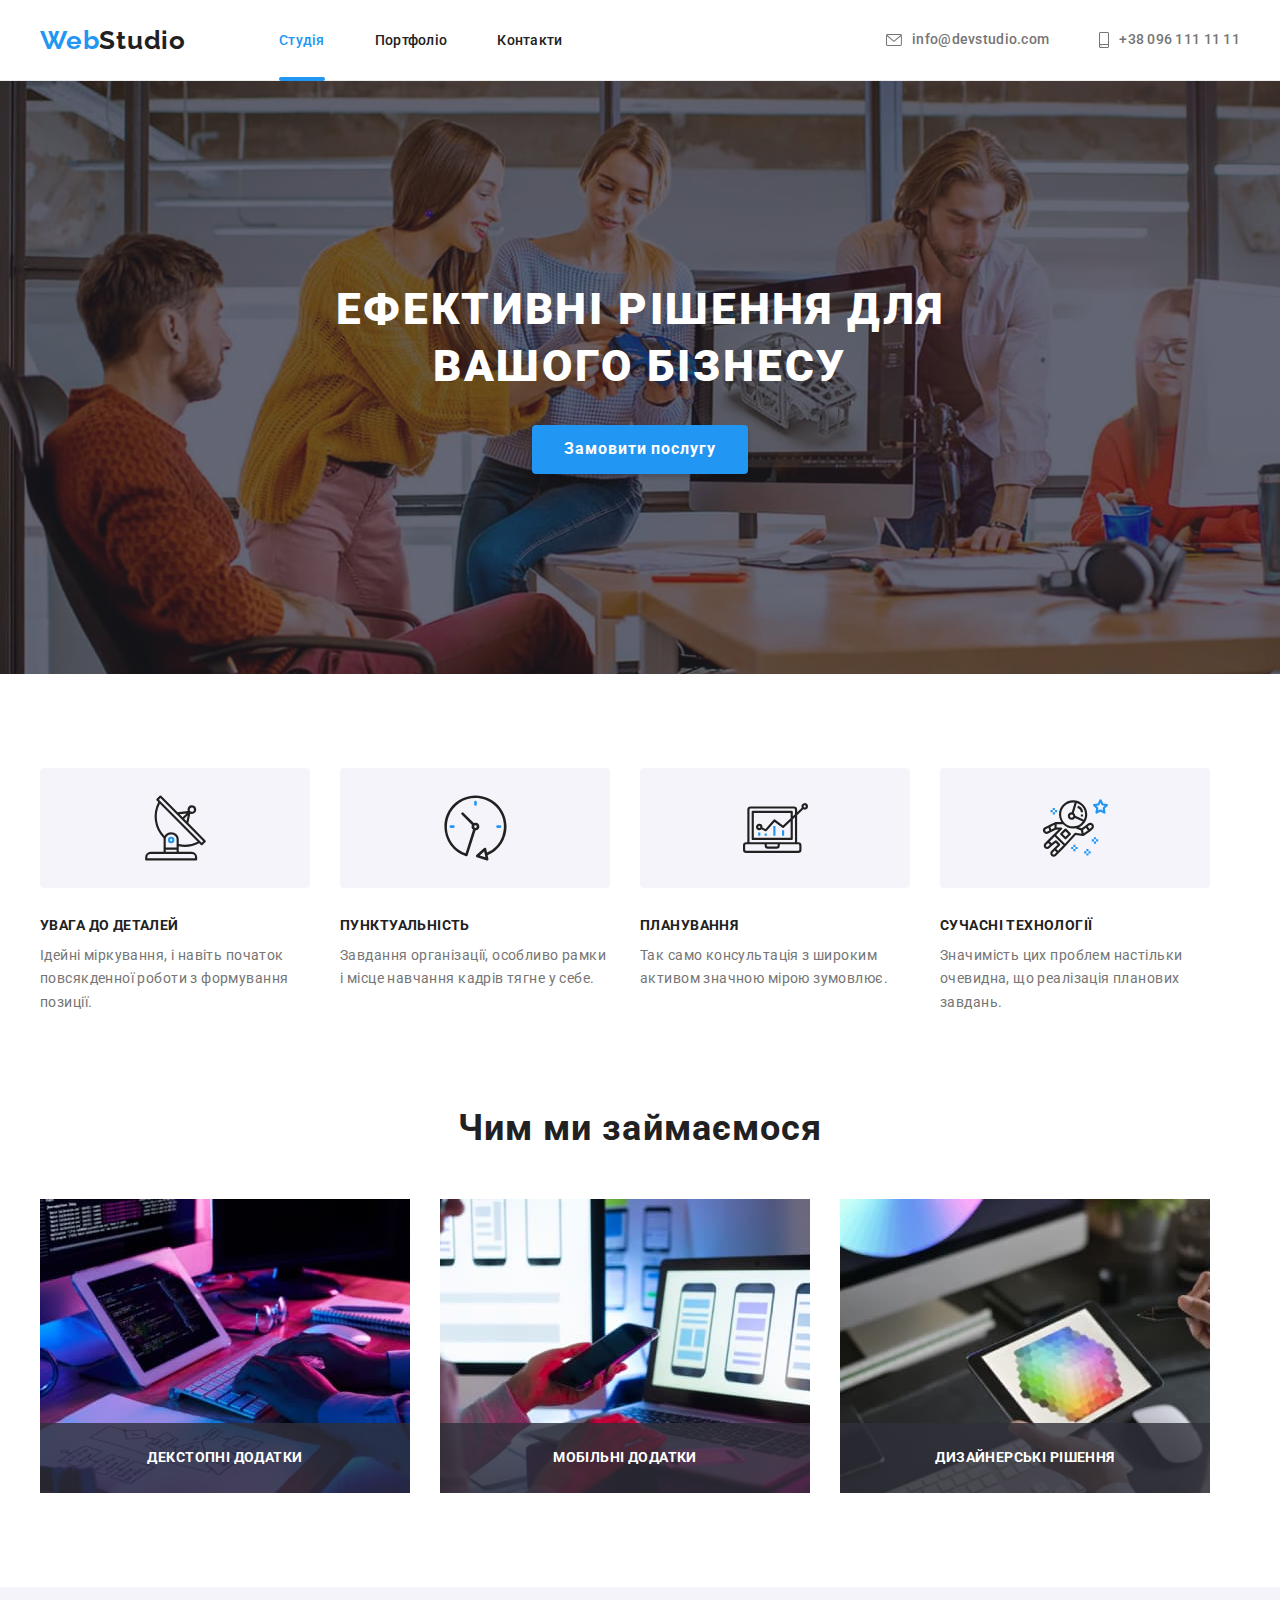
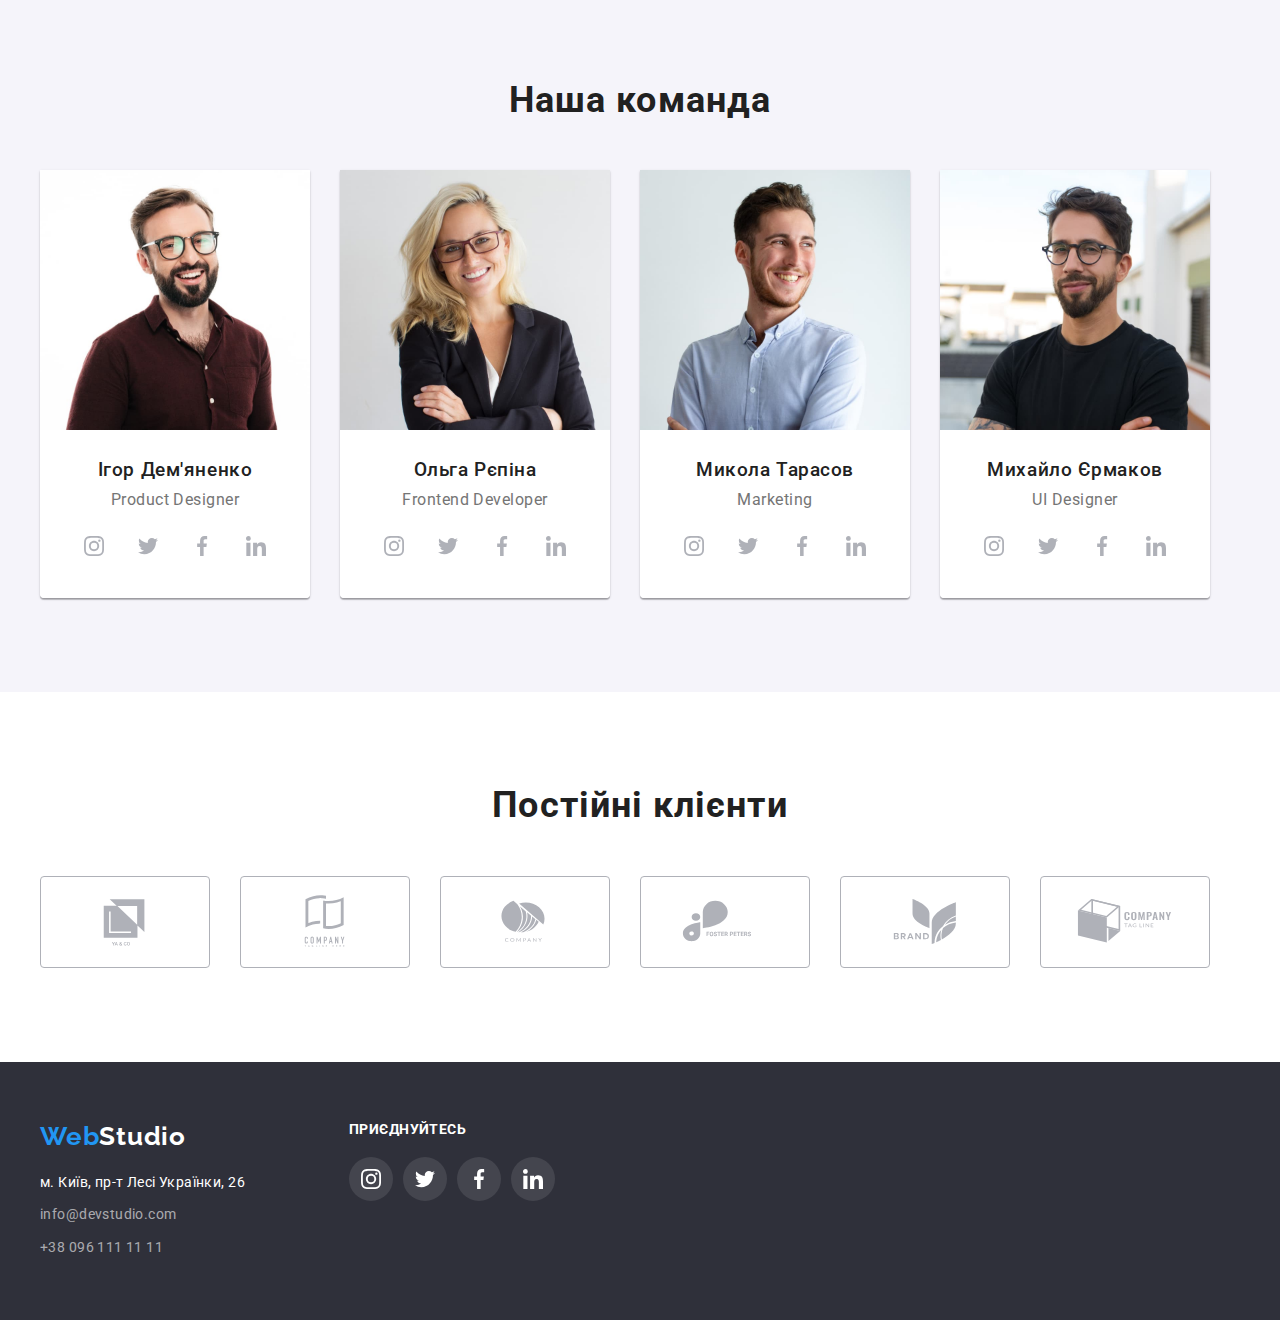
<file: index.html>
<!DOCTYPE html>
<html lang="en">
  <head>
    <meta charset="UTF-8" />
    <meta http-equiv="X-UA-Compatible" content="IE=edge" />
    <meta name="viewport" content="width=device-width, initial-scale=1.0" />

    <title>HTML+CSS Bootcamp</title>

    <link
      rel="stylesheet"
      href="https://cdnjs.cloudflare.com/ajax/libs/modern-normalize/1.0.0/modern-normalize.min.css"
    />

    <link href="https://fonts.googleapis.com/css2?family=Raleway:wght@700&family=Roboto:wght@400;500;700;900&display=swap" rel="stylesheet" />
    <link href="css/styles.css" rel="stylesheet" />
  </head>

  <body>
    <header class="header">
      <div class="container navbar">
        <a href="index.html" class="logo"><span>Web</span>Studio</a>

        <nav>
          <ul class="nav-list">
            <li class="nav-item">
              <a href="index.html" class="nav-link active">Студія</a>
            </li>
            <li class="nav-item">
              <a href="portfolio.html" class="nav-link">Портфоліо</a>
            </li>
            <li class="nav-item">
              <a href="#" class="nav-link">Контакти</a>
            </li>
          </ul>
        </nav>

        <ul class="contacts-list">
          <li class="contacts-item">
            <a href="mailto:info@devstudio.com" class="contacts-link">
              <svg width="16" height="12" class="contacts-icon">
                <use href="images/icons.svg#icon-envelope"></use>
              </svg>
              info@devstudio.com
            </a>
          </li>
          <li class="contacts-item">
            <a href="tel:+380961111111" class="contacts-link">
              <svg width="10" height="16" class="contacts-icon">
                <use href="images/icons.svg#icon-smartphone"></use>
              </svg>
              +38 096 111 11 11
            </a>
          </li>
        </ul>
      </div>
    </header>

    <main>
      <section class="main">
        <div class="container">
          <h1 class="main-title">Ефективні рішення для вашого бізнесу</h1>
          <button type="button" class="btn btn-primary" data-modal-open>
            Замовити послугу
          </button>
        </div>
      </section>

      <section class="features section">
        <div class="container">
          <h2 class="section-title" style="display: none">Наші особливості</h2>
          <ul class="feature-list">
            <li class="feature-item">
              <div class="feature-header flex">
                <svg width="65" height="70" class="feature-icon">
                  <use href="images/icons.svg#icon-antenna"></use>
                </svg>
              </div>
              <h3 class="feature-title">Увага до деталей</h3>
              <p class="feature-text">
                Ідейні міркування, і навіть початок повсякденної роботи з
                формування позиції.
              </p>
            </li>
            <li class="feature-item">
              <div class="feature-header flex">
                <svg width="65" height="70" class="feature-icon">
                  <use href="images/icons.svg#icon-clock"></use>
                </svg>
              </div>
              <h3 class="feature-title">Пунктуальність</h3>
              <p class="feature-text">
                Завдання організації, особливо рамки і місце навчання кадрів
                тягне у себе.
              </p>
            </li>
            <li class="feature-item">
              <div class="feature-header flex">
                <svg width="65" height="70" class="feature-icon">
                  <use href="images/icons.svg#icon-diagram"></use>
                </svg>
              </div>
              <h3 class="feature-title">Планування</h3>
              <p class="feature-text">
                Так само консультація з широким активом значною мірою зумовлює.
              </p>
            </li>
            <li class="feature-item">
              <div class="feature-header flex">
                <svg width="65" height="70" class="feature-icon">
                  <use href="images/icons.svg#icon-astronaut"></use>
                </svg>
              </div>
              <h3 class="feature-title">Сучасні технології</h3>
              <p class="feature-text">
                Значимість цих проблем настільки очевидна, що реалізація
                планових завдань.
              </p>
            </li>
          </ul>
        </div>
      </section>

      <section class="about-us section">
        <div class="container">
          <h2 class="section-title">Чим ми займаємося</h2>
          <ul class="gallery-list">
            <li class="gallery-item">
              <img
                src="images/image-01.jpg"
                alt="Developer learning HTML markup"
                width="370"
                height="294"
              />
              <div class="gallery-content">Декстопні додатки</div>
            </li>
            <li class="gallery-item">
              <img
                src="images/image-02.jpg"
                alt="Developer learning HTML flex-box"
                width="370"
                height="294"
              />
              <div class="gallery-content">Мобільні додатки</div>
            </li>
            <li class="gallery-item">
              <img
                src="images/image-03.jpg"
                alt="Developer using color-picker"
                width="370"
                height="294"
              />
              <div class="gallery-content">Дизайнерські рішення</div>
            </li>
          </ul>
        </div>
      </section>

      <section class="team section">
        <div class="container">
          <h2 class="section-title">Наша команда</h2>
          <ul class="team-list">
            <li class="team-item">
              <img
                src="images/hero-01.jpg"
                alt="Product Designer"
                width="270"
                height="260"
              />
              <div class="team-content">
                <h3 class="team-name">Ігор Дем'яненко</h3>
                <p class="team-role">Product Designer</p>
                <ul class="social-links-list">
                  <li class="social-links-item">
                    <a href="#" class="social-link flex">
                      <svg width="20" height="20" class="social-icon">
                        <use href="images/icons.svg#icon-instagram"></use>
                      </svg>
                    </a>
                  </li>
                  <li class="social-links-item">
                    <a href="#" class="social-link flex">
                      <svg width="20" height="20" class="social-icon">
                        <use href="images/icons.svg#icon-twitter"></use>
                      </svg>
                    </a>
                  </li>
                  <li class="social-links-item">
                    <a href="#" class="social-link flex">
                      <svg width="20" height="20" class="social-icon">
                        <use href="images/icons.svg#icon-facebook"></use>
                      </svg>
                    </a>
                  </li>
                  <li class="social-links-item">
                    <a href="#" class="social-link flex">
                      <svg width="20" height="20" class="social-icon">
                        <use href="images/icons.svg#icon-linkedin"></use>
                      </svg>
                    </a>
                  </li>
                </ul>
              </div>
            </li>
            <li class="team-item">
              <img
                src="images/hero-02.jpg"
                alt="Frontend Developer"
                width="270"
                height="260"
              />
              <div class="team-content">
                <h3 class="team-name">Ольга Рєпіна</h3>
                <p class="team-role">Frontend Developer</p>
                <ul class="social-links-list">
                  <li class="social-links-item">
                    <a href="#" class="social-link flex">
                      <svg width="20" height="20" class="social-icon">
                        <use href="images/icons.svg#icon-instagram"></use>
                      </svg>
                    </a>
                  </li>
                  <li class="social-links-item">
                    <a href="#" class="social-link flex">
                      <svg width="20" height="20" class="social-icon">
                        <use href="images/icons.svg#icon-twitter"></use>
                      </svg>
                    </a>
                  </li>
                  <li class="social-links-item">
                    <a href="#" class="social-link flex">
                      <svg width="20" height="20" class="social-icon">
                        <use href="images/icons.svg#icon-facebook"></use>
                      </svg>
                    </a>
                  </li>
                  <li class="social-links-item">
                    <a href="#" class="social-link flex">
                      <svg width="20" height="20" class="social-icon">
                        <use href="images/icons.svg#icon-linkedin"></use>
                      </svg>
                    </a>
                  </li>
                </ul>
              </div>
            </li>
            <li class="team-item">
              <img
                src="images/hero-03.jpg"
                alt="Marketing"
                width="270"
                height="260"
              />
              <div class="team-content">
                <h3 class="team-name">Микола Тарасов</h3>
                <p class="team-role">Marketing</p>
                <ul class="social-links-list">
                  <li class="social-links-item">
                    <a href="#" class="social-link flex">
                      <svg width="20" height="20" class="social-icon">
                        <use href="images/icons.svg#icon-instagram"></use>
                      </svg>
                    </a>
                  </li>
                  <li class="social-links-item">
                    <a href="#" class="social-link flex">
                      <svg width="20" height="20" class="social-icon">
                        <use href="images/icons.svg#icon-twitter"></use>
                      </svg>
                    </a>
                  </li>
                  <li class="social-links-item">
                    <a href="#" class="social-link flex">
                      <svg width="20" height="20" class="social-icon">
                        <use href="images/icons.svg#icon-facebook"></use>
                      </svg>
                    </a>
                  </li>
                  <li class="social-links-item">
                    <a href="#" class="social-link flex">
                      <svg width="20" height="20" class="social-icon">
                        <use href="images/icons.svg#icon-linkedin"></use>
                      </svg>
                    </a>
                  </li>
                </ul>
              </div>
            </li>
            <li class="team-item">
              <img
                src="images/hero-04.jpg"
                alt="UI Designer"
                width="270"
                height="260"
              />
              <div class="team-content">
                <h3 class="team-name">Михайло Єрмаков</h3>
                <p class="team-role">UI Designer</p>
                <ul class="social-links-list">
                  <li class="social-links-item">
                    <a href="#" class="social-link flex">
                      <svg width="20" height="20" class="social-icon">
                        <use href="images/icons.svg#icon-instagram"></use>
                      </svg>
                    </a>
                  </li>
                  <li class="social-links-item">
                    <a href="#" class="social-link flex">
                      <svg width="20" height="20" class="social-icon">
                        <use href="images/icons.svg#icon-twitter"></use>
                      </svg>
                    </a>
                  </li>
                  <li class="social-links-item">
                    <a href="#" class="social-link flex">
                      <svg width="20" height="20" class="social-icon">
                        <use href="images/icons.svg#icon-facebook"></use>
                      </svg>
                    </a>
                  </li>
                  <li class="social-links-item">
                    <a href="#" class="social-link flex">
                      <svg width="20" height="20" class="social-icon">
                        <use href="images/icons.svg#icon-linkedin"></use>
                      </svg>
                    </a>
                  </li>
                </ul>
              </div>
            </li>
          </ul>
        </div>
      </section>

      <section class="clients section">
        <div class="container">
          <h2 class="section-title">Постійні клієнти</h2>
          <ul class="clients-list">
            <li class="clients-item">
              <a href="#" class="clients-link flex">
                <svg width="106" height="60" class="clients-icon">
                  <use href="images/icons.svg#icon-logo-client-01"></use>
                </svg>
              </a>
            </li>
            <li class="clients-item">
              <a href="#" class="clients-link flex">
                <svg width="106" height="60" class="clients-icon">
                  <use href="images/icons.svg#icon-logo-client-02"></use>
                </svg>
              </a>
            </li>
            <li class="clients-item">
              <a href="#" class="clients-link flex">
                <svg width="106" height="60" class="clients-icon">
                  <use href="images/icons.svg#icon-logo-client-03"></use>
                </svg>
              </a>
            </li>
            <li class="clients-item">
              <a href="#" class="clients-link flex">
                <svg width="106" height="60" class="clients-icon">
                  <use href="images/icons.svg#icon-logo-client-04"></use>
                </svg>
              </a>
            </li>
            <li class="clients-item">
              <a href="#" class="clients-link flex">
                <svg width="106" height="60" class="clients-icon">
                  <use href="images/icons.svg#icon-logo-client-05"></use>
                </svg>
              </a>
            </li>
            <li class="clients-item">
              <a href="#" class="clients-link flex">
                <svg width="106" height="60" class="clients-icon">
                  <use href="images/icons.svg#icon-logo-client-06"></use>
                </svg>
              </a>
            </li>
          </ul>
        </div>
      </section>
    </main>

    <footer class="footer">
      <div class="container footer-content">
        <div class="contacts-info">
          <a href="index.html" class="logo"><span>Web</span>Studio</a>
          <address>
            <p class="footer-text">м. Київ, пр-т Лесі Українки, 26</p>
            <a href="mailto:info@devstudio.com" class="footer-link">info@devstudio.com</a>
            <a href="tel:+380961111111" class="footer-link">+38 096 111 11 11</a>
          </address>
        </div>

        <div class="social-links">
          <p>Приєднуйтесь</p>
          <ul class="social-links-list">
            <li class="social-links-item">
              <a href="#" class="social-link flex">
                <svg width="20" height="20" class="social-icon">
                  <use href="images/icons.svg#icon-instagram"></use>
                </svg>
              </a>
            </li>
            <li class="social-links-item">
              <a href="#" class="social-link flex">
                <svg width="20" height="20" class="social-icon">
                  <use href="images/icons.svg#icon-twitter"></use>
                </svg>
              </a>
            </li>
            <li class="social-links-item">
              <a href="#" class="social-link flex">
                <svg width="20" height="20" class="social-icon">
                  <use href="images/icons.svg#icon-facebook"></use>
                </svg>
              </a>
            </li>
            <li class="social-links-item">
              <a href="#" class="social-link flex">
                <svg width="20" height="20" class="social-icon">
                  <use href="images/icons.svg#icon-linkedin"></use>
                </svg>
              </a>
            </li>
          </ul>
        </div>
      </div>
    </footer>

    <div class="backdrop is-hidden" data-modal>
      <div class="modal">
        <button type="button" class="close-btn" data-modal-close>
          <svg width="11" height="11">
            <use href="images/icons.svg#icon-close"></use>
          </svg>
        </button>
      </div>
    </div>

    <script src="./js/modal.js"></script>
  </body>
</html>
</file>
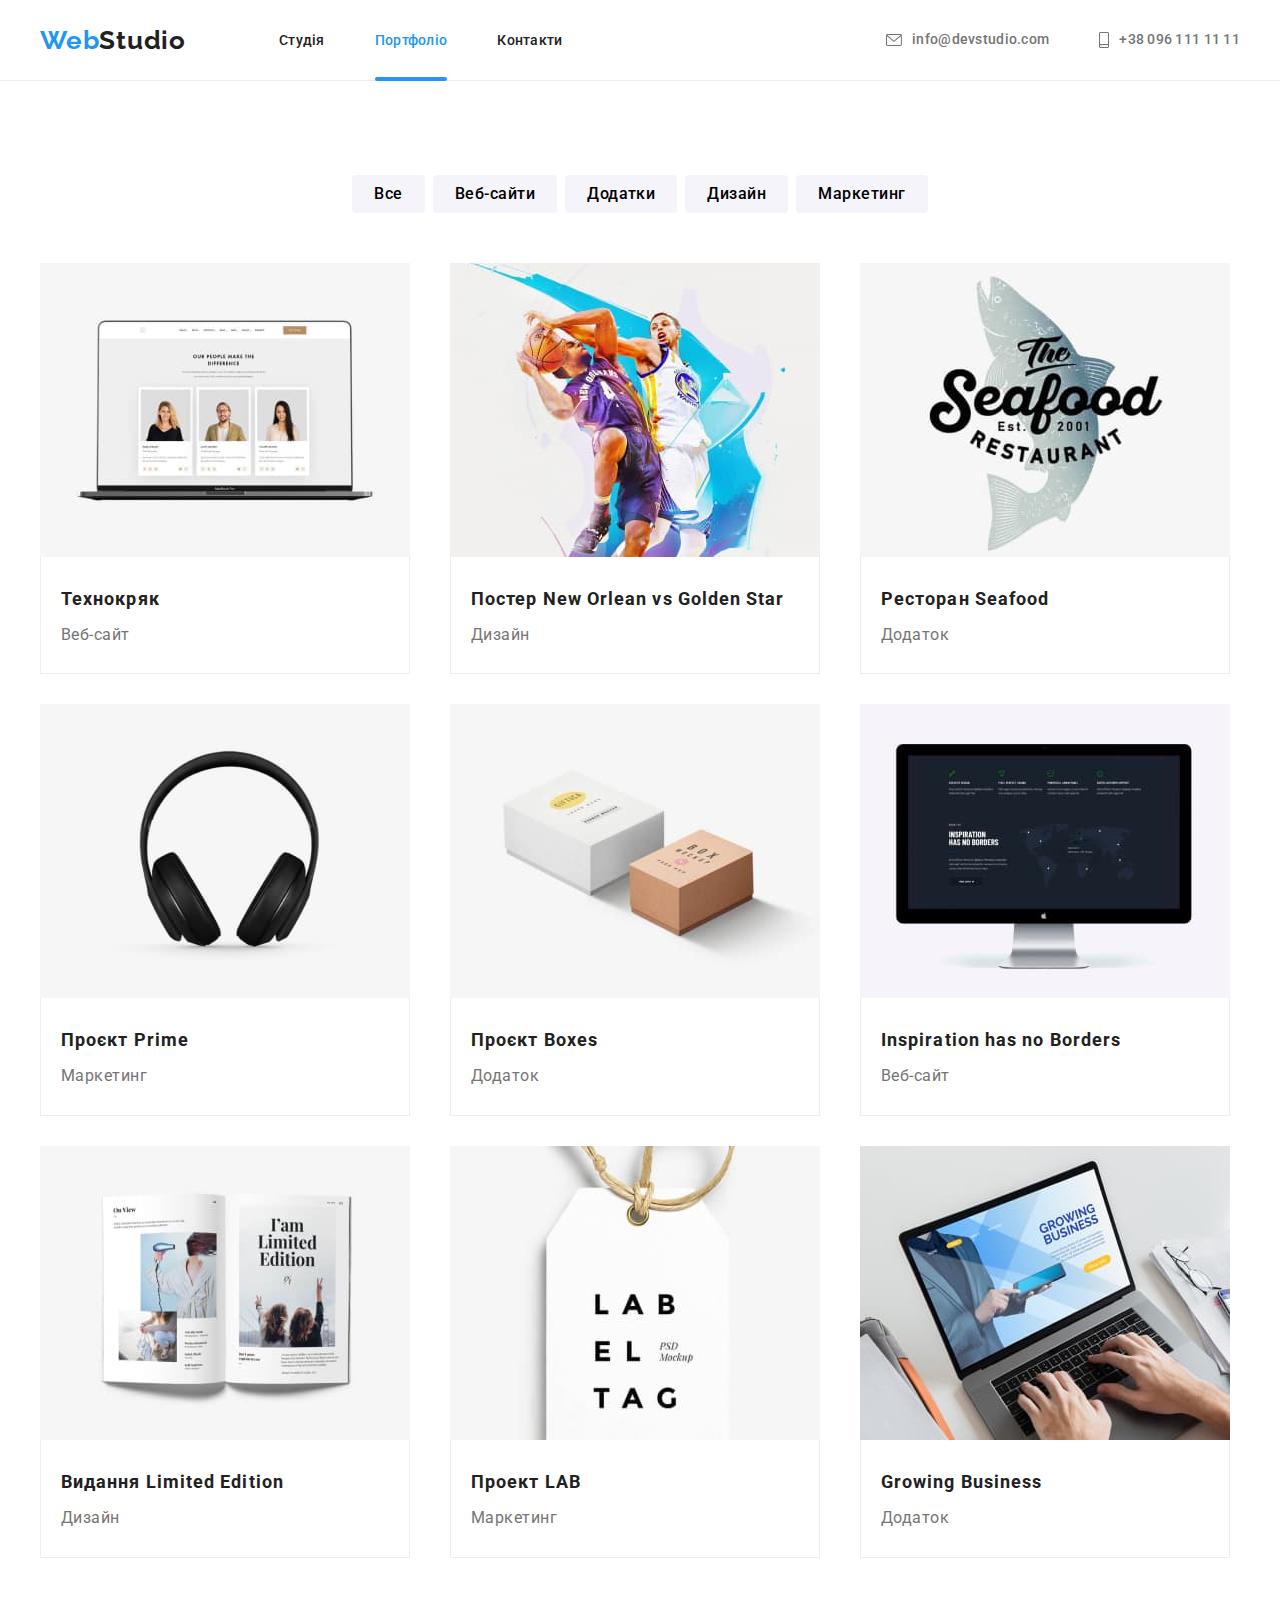
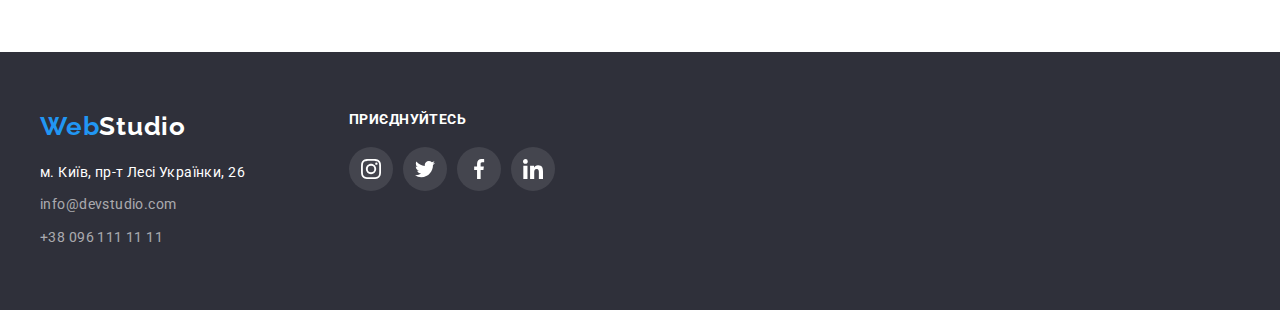
<file: portfolio.html>
<!DOCTYPE html>
<html lang="en">
  <head>
    <meta charset="UTF-8" />
    <meta http-equiv="X-UA-Compatible" content="IE=edge" />
    <meta name="viewport" content="width=device-width, initial-scale=1.0" />

    <title>HTML+CSS Bootcamp</title>

    <link
      rel="stylesheet"
      href="https://cdnjs.cloudflare.com/ajax/libs/modern-normalize/1.0.0/modern-normalize.min.css"
    />

    <link href="https://fonts.googleapis.com/css2?family=Raleway:wght@700&family=Roboto:wght@400;500;700;900&display=swap" rel="stylesheet" />
    <link href="css/styles.css" rel="stylesheet" />
  </head>

  <body>
    <header class="header">
      <div class="container navbar">
        <a href="index.html" class="logo"><span>Web</span>Studio</a>

        <nav>
          <ul class="nav-list">
            <li class="nav-item">
              <a href="index.html" class="nav-link">Студія</a>
            </li>
            <li class="nav-item">
              <a href="portfolio.html" class="nav-link active">Портфоліо</a>
            </li>
            <li class="nav-item">
              <a href="#" class="nav-link">Контакти</a>
            </li>
          </ul>
        </nav>

        <ul class="contacts-list">
          <li class="contacts-item">
            <a href="mailto:info@devstudio.com" class="contacts-link">
              <svg width="16" height="12" class="contacts-icon">
                <use href="images/icons.svg#icon-envelope"></use>
              </svg>
              info@devstudio.com
            </a>
          </li>
          <li class="contacts-item">
            <a href="tel:+380961111111" class="contacts-link">
              <svg width="10" height="16" class="contacts-icon">
                <use href="images/icons.svg#icon-smartphone"></use>
              </svg>
              +38 096 111 11 11
            </a>
          </li>
        </ul>
      </div>
    </header>

    <main>
      <section class="portfolio section">
        <div class="container">
          <h2 class="section-title" style="display: none">Наші роботи</h2>
          <ul class="controls-list">
            <li class="controls-item">
              <button class="btn btn-secondary">Все</button>
            </li>
            <li class="controls-item">
              <button class="btn btn-secondary">Веб-сайти</button>
            </li>
            <li class="controls-item">
              <button class="btn btn-secondary">Додатки</button>
            </li>
            <li class="controls-item">
              <button class="btn btn-secondary">Дизайн</button>
            </li>
            <li class="controls-item">
              <button class="btn btn-secondary">Маркетинг</button>
            </li>
          </ul>

          <ul class="project-list">
            <li class="project-item">
              <a href="#" class="project-link">
                <div class="project-container">
                  <img
                    src="images/project-01.jpg"
                    alt="Project image"
                    width="370"
                    height="294"
                  />
                  <div class="project-text">
                    Ресурс пропонує комплексні пропозиції з різним рівнем
                    функціоналу та сервісів. Все це дозволить відвідувачу
                    отримати вичерпні відомості про компанію чи приватну особу.
                  </div>
                </div>
                <div class="project-content">
                  <h3 class="project-name">Технокряк</h3>
                  <p class="project-type">Веб-сайт</p>
                </div>
              </a>
            </li>
            <li class="project-item">
              <a href="#" class="project-link">
                <div class="project-container">
                  <img
                    src="images/project-02.jpg"
                    alt="Project image"
                    width="370"
                    height="294"
                  />
                  <div class="project-text">
                    Ресурс пропонує комплексні пропозиції з різним рівнем
                    функціоналу та сервісів. Все це дозволить відвідувачу
                    отримати вичерпні відомості про компанію чи приватну особу.
                  </div>
                </div>
                <div class="project-content">
                  <h3 class="project-name">Постер New Orlean vs Golden Star</h3>
                  <p class="project-type">Дизайн</p>
                </div>
              </a>
            </li>
            <li class="project-item">
              <a href="#" class="project-link">
                <div class="project-container">
                  <img
                    src="images/project-03.jpg"
                    alt="Project image"
                    width="370"
                    height="294"
                  />
                  <div class="project-text">
                    Ресурс пропонує комплексні пропозиції з різним рівнем
                    функціоналу та сервісів. Все це дозволить відвідувачу
                    отримати вичерпні відомості про компанію чи приватну особу.
                  </div>
                </div>
                <div class="project-content">
                  <h3 class="project-name">Ресторан Seafood</h3>
                  <p class="project-type">Додаток</p>
                </div>
              </a>
            </li>
            <li class="project-item">
              <a href="#" class="project-link">
                <div class="project-container">
                  <img
                    src="images/project-04.jpg"
                    alt="Project image"
                    width="370"
                    height="294"
                  />
                  <div class="project-text">
                    Ресурс пропонує комплексні пропозиції з різним рівнем
                    функціоналу та сервісів. Все це дозволить відвідувачу
                    отримати вичерпні відомості про компанію чи приватну особу.
                  </div>
                </div>
                <div class="project-content">
                  <h3 class="project-name">Проєкт Prime</h3>
                  <p class="project-type">Маркетинг</p>
                </div>
              </a>
            </li>
            <li class="project-item">
              <a href="#" class="project-link">
                <div class="project-container">
                  <img
                    src="images/project-05.jpg"
                    alt="Project image"
                    width="370"
                    height="294"
                  />
                  <div class="project-text">
                    Ресурс пропонує комплексні пропозиції з різним рівнем
                    функціоналу та сервісів. Все це дозволить відвідувачу
                    отримати вичерпні відомості про компанію чи приватну особу.
                  </div>
                </div>
                <div class="project-content">
                  <h3 class="project-name">Проєкт Boxes</h3>
                  <p class="project-type">Додаток</p>
                </div>
              </a>
            </li>
            <li class="project-item">
              <a href="#" class="project-link">
                <div class="project-container">
                  <img
                    src="images/project-06.jpg"
                    alt="Project image"
                    width="370"
                    height="294"
                  />
                  <div class="project-text">
                    Ресурс пропонує комплексні пропозиції з різним рівнем
                    функціоналу та сервісів. Все це дозволить відвідувачу
                    отримати вичерпні відомості про компанію чи приватну особу.
                  </div>
                </div>
                <div class="project-content">
                  <h3 class="project-name">Inspiration has no Borders</h3>
                  <p class="project-type">Веб-сайт</p>
                </div>
              </a>
            </li>
            <li class="project-item">
              <a href="#" class="project-link">
                <div class="project-container">
                  <img
                    src="images/project-07.jpg"
                    alt="Project image"
                    width="370"
                    height="294"
                  />
                  <div class="project-text">
                    Ресурс пропонує комплексні пропозиції з різним рівнем
                    функціоналу та сервісів. Все це дозволить відвідувачу
                    отримати вичерпні відомості про компанію чи приватну особу.
                  </div>
                </div>
                <div class="project-content">
                  <h3 class="project-name">Видання Limited Edition</h3>
                  <p class="project-type">Дизайн</p>
                </div>
              </a>
            </li>
            <li class="project-item">
              <a href="#" class="project-link">
                <div class="project-container">
                  <img
                    src="images/project-08.jpg"
                    alt="Project image"
                    width="370"
                    height="294"
                  />
                  <div class="project-text">
                    Ресурс пропонує комплексні пропозиції з різним рівнем
                    функціоналу та сервісів. Все це дозволить відвідувачу
                    отримати вичерпні відомості про компанію чи приватну особу.
                  </div>
                </div>
                <div class="project-content">
                  <h3 class="project-name">Проект LAB</h3>
                  <p class="project-type">Маркетинг</p>
                </div>
              </a>
            </li>
            <li class="project-item">
              <a href="#" class="project-link">
                <div class="project-container">
                  <img
                    src="images/project-09.jpg"
                    alt="Project image"
                    width="370"
                    height="294"
                  />
                  <div class="project-text">
                    Ресурс пропонує комплексні пропозиції з різним рівнем
                    функціоналу та сервісів. Все це дозволить відвідувачу
                    отримати вичерпні відомості про компанію чи приватну особу.
                  </div>
                </div>
                <div class="project-content">
                  <h3 class="project-name">Growing Business</h3>
                  <p class="project-type">Додаток</p>
                </div>
              </a>
            </li>
          </ul>
        </div>
      </section>
    </main>

    <footer class="footer">
      <div class="container footer-content">
        <div class="contacts-info">
          <a href="index.html" class="logo"><span>Web</span>Studio</a>
          <address>
            <p class="footer-text">м. Київ, пр-т Лесі Українки, 26</p>
            <a href="mailto:info@devstudio.com" class="footer-link">info@devstudio.com</a>
            <a href="tel:+380961111111" class="footer-link">+38 096 111 11 11</a>
          </address>
        </div>

        <div class="social-links">
          <p>Приєднуйтесь</p>
          <ul class="social-links-list">
            <li class="social-links-item">
              <a href="#" class="social-link flex">
                <svg width="20" height="20" class="social-icon">
                  <use href="images/icons.svg#icon-instagram"></use>
                </svg>
              </a>
            </li>
            <li class="social-links-item">
              <a href="#" class="social-link flex">
                <svg width="20" height="20" class="social-icon">
                  <use href="images/icons.svg#icon-twitter"></use>
                </svg>
              </a>
            </li>
            <li class="social-links-item">
              <a href="#" class="social-link flex">
                <svg width="20" height="20" class="social-icon">
                  <use href="images/icons.svg#icon-facebook"></use>
                </svg>
              </a>
            </li>
            <li class="social-links-item">
              <a href="#" class="social-link flex">
                <svg width="20" height="20" class="social-icon">
                  <use href="images/icons.svg#icon-linkedin"></use>
                </svg>
              </a>
            </li>
          </ul>
        </div>
      </div>
    </footer>
  </body>
</html>
</file>
<file: css/styles.css>
/* CSS variables */
:root {
  --color-blue: #2196f3;
  --color-dark: #212121;
  --color-grey: #757575;
  --color-white: #ffffff;
}

/* Global styles */
body {
  margin: 0;
  padding: 0;
  color: var(--color-dark);
  font-family: "Roboto", sans-serif;
  font-size: 16px;
  font-weight: 400;
  line-height: 1.1;
  color: var(--color-dark);
}

h1,
h2,
h3,
h4,
h5,
h6,
p,
ul {
  margin: 0;
}

ul {
  list-style: none;
  padding: 0;
}

img {
  display: block;
}

button {
  padding: 0;
  border: none;
}

a {
  text-decoration: none;
  color: var(--color-dark);
}

a:hover,
a:focus {
  color: var(--color-blue);
}

.container {
  max-width: 1200px;
  margin: 0 auto;
}

.section {
  padding-top: 94px;
  padding-bottom: 94px;
}

.section-title {
  font-size: 36px;
  font-weight: 700;
  text-align: center;
  letter-spacing: 0.03em;
  margin-bottom: 50px;
}

.flex {
  display: flex;
  justify-content: center;
  align-items: center;
}

.btn {
  cursor: pointer;
  transition-property: background-color, color;
  transition: 250ms cubic-bezier(0.4, 0, 0.2, 1);
}

.btn-primary {
  background-color: var(--color-blue);
  color: var(--color-white);
  font-weight: 700;
  line-height: 1.8;
  letter-spacing: 0.06em;
  padding: 10px 32px;
  box-shadow: 0px 4px 4px rgba(0, 0, 0, 0.15);
  border-radius: 4px;
}

.btn-primary:hover,
.btn-primary:focus {
  background-color: #188CE8;
}

.btn-secondary {
  background-color: #f5f4fa;
  font-weight: 500;
  line-height: 1.6;
  letter-spacing: 0.03em;
  padding: 6px 22px;
  border-radius: 4px;
}

.btn-secondary:hover,
.btn-secondary:focus {
  background-color: var(--color-blue);
  color: var(--color-white);
  box-shadow: 0px 3px 1px rgba(0, 0, 0, 0.1), 0px 1px 2px rgba(0, 0, 0, 0.08),
    0px 2px 2px rgba(0, 0, 0, 0.12);
}

/* Project Logo */
.logo {
  font-family: "Raleway", sans-serif;
  font-size: 26px;
  font-weight: 700;
  letter-spacing: 0.03em;
  margin-right: 93px;
}

.logo:hover,
.logo:focus {
  color: var(--color-dark);
}

.logo > span {
  color: var(--color-blue);
}

/* Header */
.header {
  border-bottom: 1px solid #ececec;
}

.navbar {
  display: flex;
  align-items: center;
  height: 80px;
}

.nav-list {
  display: flex;
}

.nav-item {
  position: relative;
}

.nav-item:not(:last-child) {
  margin-right: 50px;
}

.nav-link {
  font-size: 14px;
  font-weight: 500;
  letter-spacing: 0.02em;
  transition: color 250ms cubic-bezier(0.4, 0, 0.2, 1);
}

.nav-link:hover,
.nav-link:focus {
  color: var(--color-blue);
}

.nav-link.active {
  color: var(--color-blue);
}

.nav-item .active::after {
  content: "";
  display: block;
  position: absolute;
  bottom: -32px;
  width: 100%;
  height: 4px;
  border-radius: 2px;
  background-color: var(--color-blue);
}

.contacts-list {
  margin-left: auto;
  display: flex;
}

.contacts-item:not(:last-child) {
  margin-right: 50px;
}

.contacts-link {
  font-size: 14px;
  font-weight: 500;
  letter-spacing: 0.02em;
  color: var(--color-grey);
  display: flex;
  align-items: center;
  transition: color 250ms cubic-bezier(0.4, 0, 0.2, 1);
}

.contacts-link:hover,
.contacts-link:focus {
  color: var(--color-blue);
}

.contacts-icon {
  margin-right: 10px;
  fill: var(--color-grey);
  transition: fill 250ms cubic-bezier(0.4, 0, 0.2, 1);
}

.contacts-link:hover .contacts-icon,
.contacts-link:focus .contacts-icon {
  fill: var(--color-blue);
}

/* Main section */
.main {
  background-color: #2f303a;
  background: linear-gradient(rgba(47, 48, 58, 0.4), rgba(47, 48, 58, 0.4)),
    url("../images/main-background.jpg");
  background-size: cover;
  background-repeat: no-repeat;
  padding: 200px 15px;
  text-align: center;
}

.main-title {
  font-size: 44px;
  font-weight: 900;
  line-height: 1.3;
  letter-spacing: 0.06em;
  color: var(--color-white);
  text-transform: uppercase;
  max-width: 696px;
  margin: 0 auto 30px;
}

/* Features section */
.feature-list {
  display: flex;
}

.feature-item {
  max-width: 270px;
}

.feature-item:not(:last-child) {
  margin-right: 30px;
}

.feature-header {
  width: 100%;
  height: 120px;
  background-color: #f5f4fa;
  border-radius: 4px;
  margin-bottom: 30px;
}

.feature-icon {
  width: auto;
}

.feature-title {
  font-size: 14px;
  font-weight: 700;
  letter-spacing: 0.03em;
  text-transform: uppercase;
  margin-bottom: 10px;
}

.feature-text {
  font-size: 14px;
  line-height: 1.7;
  letter-spacing: 0.03em;
  color: var(--color-grey);
}

/* About-us section */
.about-us.section {
  padding-top: 0;
}

.gallery-list {
  display: flex;
}

.gallery-item {
  position: relative;
}

.gallery-item:not(:last-child) {
  margin-right: 30px;
}

.gallery-content {
  position: absolute;
  bottom: 0;
  padding: 27px 15px;
  width: 100%;
  font-size: 14px;
  font-weight: 700;
  letter-spacing: 0.03em;
  text-align: center;
  text-transform: uppercase;
  background-color: rgba(47, 48, 58, 0.8);
  color: var(--color-white);
}

/* Team section */
.team {
  background-color: #f5f4fa;
}

.team-list {
  display: flex;
}

.team-item:not(:last-child) {
  margin-right: 30px;
}

.team-item {
  box-shadow: 0px 1px 3px rgba(0, 0, 0, 0.12), 0px 1px 1px rgba(0, 0, 0, 0.14),
    0px 2px 1px rgba(0, 0, 0, 0.2);
  border-radius: 0 0 4px 4px;
}

.team-content {
  padding: 30px 15px;
  background-color: var(--color-white);
  border-radius: 0 0 4px 4px;
}

.team-name {
  font-weight: 500;
  text-align: center;
  letter-spacing: 0.03em;
  margin-bottom: 10px;
}

.team-role {
  color: var(--color-grey);
  text-align: center;
  letter-spacing: 0.03em;
  margin-bottom: 16px;
}

/* Clients section */
.clients-list {
  display: flex;
}

.clients-item:not(:last-child) {
  margin-right: 30px;
}

.clients-link {
  width: 170px;
  height: 92px;
  border: 1px solid #afb1b8;
  border-radius: 4px;
  transition: border-color 250ms cubic-bezier(0.4, 0, 0.2, 1);
}

.clients-icon {
  fill: #afb1b8;
  transition: fill 250ms cubic-bezier(0.4, 0, 0.2, 1);
}

.clients-link:hover,
.clients-link:focus {
  border-color: var(--color-blue);
}

.clients-link:hover .clients-icon,
.clients-link:focus .clients-icon {
  fill: var(--color-blue);
}

/* Portfolio section */
.controls-list {
  display: flex;
  justify-content: center;
  margin-bottom: 50px;
}

.controls-item:not(:last-child) {
  margin-right: 8px;
}

.project-list {
  display: grid;
  gap: 30px;
  grid-template-columns: repeat(3, 1fr);
}

.project-item {
  max-width: 370px;
}

.project-item:hover,
.project-item:focus {
  box-shadow: 0px 1px 1px rgba(0, 0, 0, 0.12), 0px 4px 4px rgba(0, 0, 0, 0.06),
    1px 4px 6px rgba(0, 0, 0, 0.16);
}

.project-link:hover,
.project-link:focus {
  color: var(--color-dark);
}

.project-content {
  border: 1px solid #eeeeee;
  border-top: none;
  padding: 24px 20px;
}

.project-name {
  font-size: 18px;
  font-weight: 700;
  line-height: 2;
  letter-spacing: 0.06em;
  margin-bottom: 4px;
}

.project-type {
  line-height: 1.8;
  color: var(--color-grey);
  letter-spacing: 0.03em;
}

.project-container {
  position: relative;
  overflow: hidden;
}

.project-text {
  padding: 66px 24px;
  position: absolute;
  top: 0;
  left: 0;
  width: 100%;
  transform: translateY(100%);
  background-color: rgba(33, 150, 243, 0.9);
  color: var(--color-white);
  font-size: 18px;
  line-height: 1.5;
  letter-spacing: 0.03em;
  transition: transform 250ms cubic-bezier(0.4, 0, 0.2, 1);
}

.project-link:hover .project-text,
.project-link:focus .project-text {
  transform: translateY(0%);
}

/* Social links */
.social-links-list {
  display: flex;
  justify-content: center;
}

.social-links-item:not(:last-child) {
  margin-right: 10px;
}

.social-link {
  background-color: transparent;
  width: 44px;
  height: 44px;
  border-radius: 50%;
  padding: 12px;
  transition: background-color 250ms cubic-bezier(0.4, 0, 0.2, 1);
}

.social-link:hover,
.social-link:focus {
  background-color: var(--color-blue);
}

.social-icon {
  fill: #afb1b8;
  transition: fill 250ms cubic-bezier(0.4, 0, 0.2, 1);
}

.social-link:hover .social-icon,
.social-link:focus .social-icon {
  fill: var(--color-white);
}

/* Modal window */
.backdrop {
  position: fixed;
  top: 0;
  left: 0;
  width: 100%;
  height: 100%;
  background-color: rgba(0, 0, 0, 0.2);
  opacity: 1;
  transition: opacity 250ms cubic-bezier(0.4, 0, 0.2, 1);
}

.modal {
  position: absolute;
  top: 50%;
  left: 50%;
  width: 528px;
  min-height: 581px;
  transform: translate(-50%, -50%);
  background-color: var(--color-white);
  border-radius: 4px;
  box-shadow: 0px 1px 3px rgba(0, 0, 0, 0.12), 0px 1px 1px rgba(0, 0, 0, 0.14),
    0px 2px 1px rgba(0, 0, 0, 0.2);
}

.close-btn {
  display: flex;
  align-items: center;
  justify-content: center;
  position: absolute;
  top: 8px;
  right: 8px;
  width: 30px;
  height: 30px;
  border: 1px solid rgba(0, 0, 0, 0.1);
  border-radius: 50%;
  background-color: var(--third-color);
  cursor: pointer;
}

.is-hidden {
  opacity: 0;
  visibility: hidden;
  pointer-events: none;
}

/* Footer */
.footer {
  background-color: #2f303a;
  padding: 60px 15px;
}

.footer-content {
  display: flex;
}

.footer .logo,
.footer .logo:hover,
.footer .logo:focus {
  color: var(--color-white);
}

.footer address {
  font-style: normal;
}

.footer-text {
  font-size: 14px;
  line-height: 1.7;
  color: var(--color-white);
  letter-spacing: 0.03em;
  margin-top: 20px;
}

.footer-text,
.footer-link:not(:last-child) {
  margin-bottom: 9px;
}

.footer address {
  display: flex;
  flex-direction: column;
  max-width: 231px;
}

.footer-link {
  width: 100%;
  font-size: 14px;
  line-height: 1.7;
  letter-spacing: 0.03em;
  color: rgba(255, 255, 255, 0.6);
  transition: color 250ms cubic-bezier(0.4, 0, 0.2, 1);
}

.footer-link:hover,
.footer-link:focus {
  color: var(--color-white);
}

.footer .contacts-info {
  margin-right: 70px;
}

.footer .social-links p {
  font-size: 14px;
  font-weight: 700;
  letter-spacing: 0.03em;
  text-transform: uppercase;
  margin-bottom: 20px;
  color: var(--color-white);
}

.footer .social-link {
  background-color: rgba(255, 255, 255, 0.1);
}

.footer .social-link:hover,
.footer .social-link:focus {
  background-color: var(--color-blue);
}

.footer .social-icon {
  fill: var(--color-white);
}
</file>
